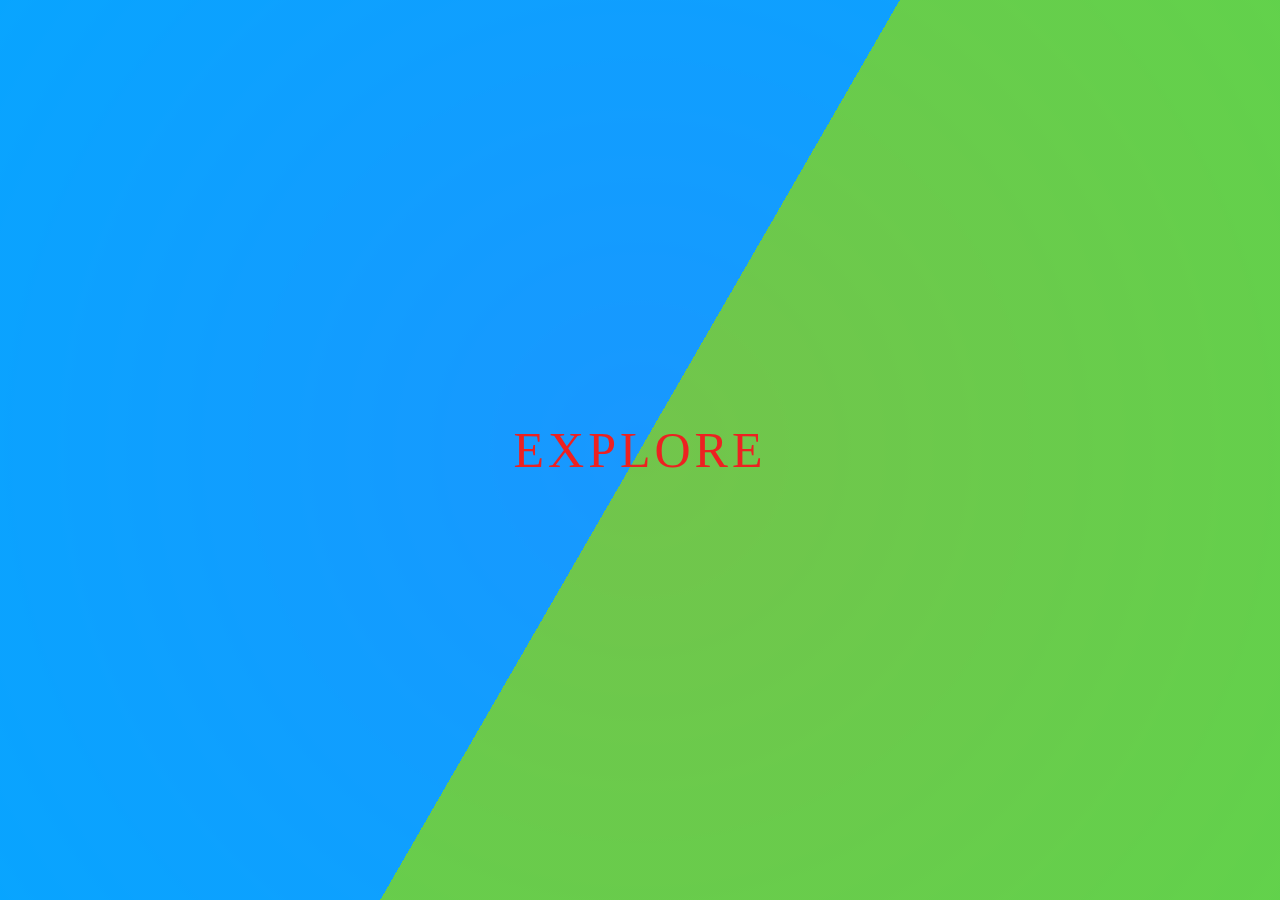
<file: Owner/index.html>
<!doctype html>
<html>
	<head>
		<title>Coba Coba</title>
		<link rel="stylesheet" type="text/css" href="style.css">
	</head>
	<body>
		<div class="bg"></div>
		<div class="bg bg2"></div>
		<div class="bg bg3"></div>
		<a href="Main/index.html">
			<span></span>
			<span></span>
			<span></span>
			<span></span>
			EXPLORE
		</a>
	</body>
</html>
</file>
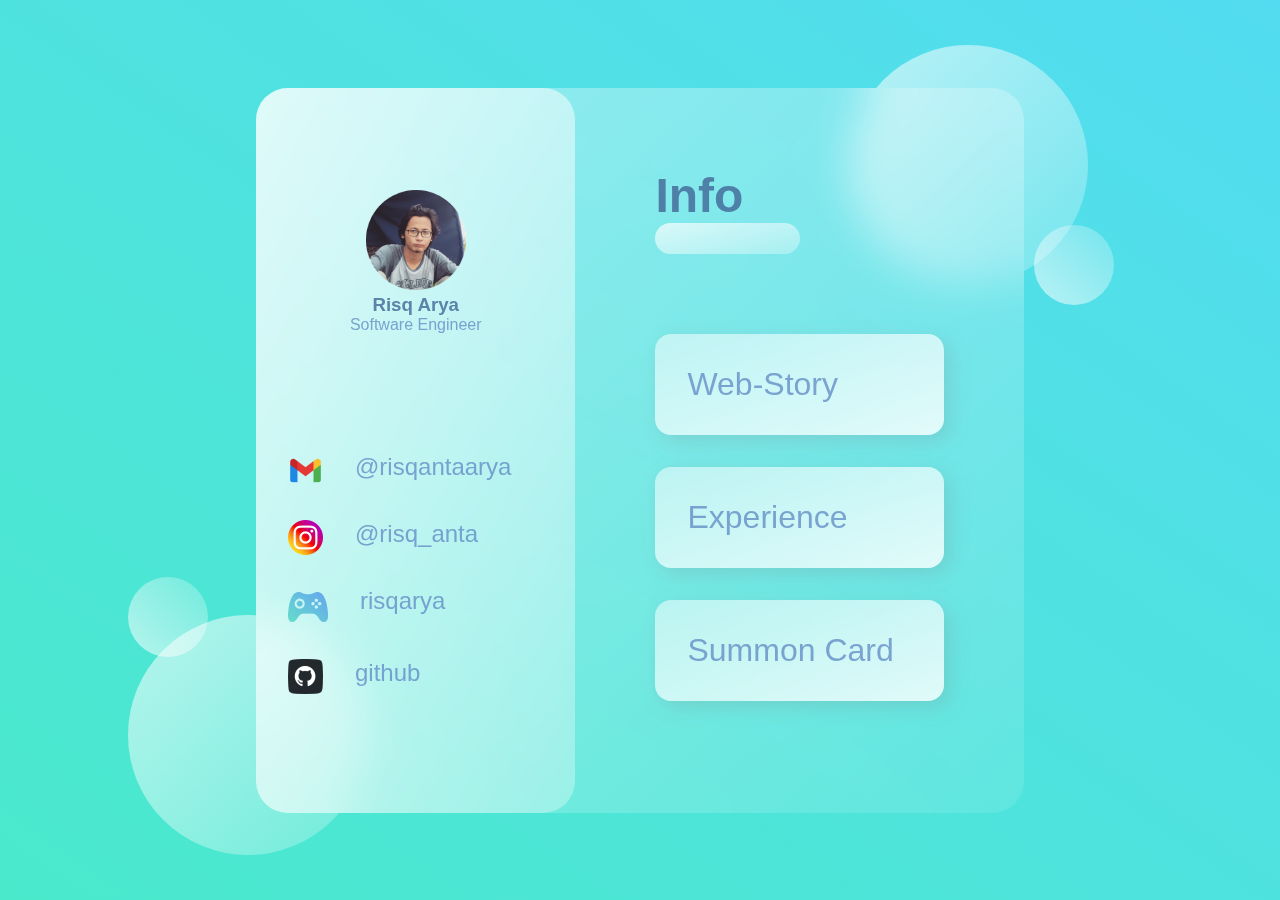
<file: Owner/Main/index.html>
<!doctype html>
<html>
	<head>
		<meta name="viewport" content="width=device-width, initial-scale=1.0" />
		<title>About Me</title>
		<link rel="stylesheet"  type="text/css" href="style.css">
	</head>
	<body>
		<main>
			<section class="glass">
				<div class="dashboard">
					<div class="user">
						<img src="images/avatar2.png" alt="" />
						<h3>Risq Arya</h3>
						<p>Software Engineer</p>
					</div>
					<div class="links">
						<div class="link">
							<img src="./images/gmail.png" alt="" />
							<h2>@risqantaarya</h2>
						</div>
						<div class="link">
							<img src="./images/instagram.png" alt="" />
							<h2>@risq_anta</h2>
						</div>
						<div class="link">
							<img src="./images/upcoming.png" alt="" />
							<h2>risqarya</h2>
						</div>
						<div class="link">
							<img src="./images/github.png" alt="" />
							<h2>github</h2>
						</div>
					</div>
				</div>
				<div class="info">
					<div class="status">
					  <h1>Info</h1>
					  <input type="text" />
					</div>
					<div class="cards">
					  <div class="card">
						<div class="card-info">
					      <a href="Story/index.html" class="link-button">Web-Story</a>
						</div>
					  </div>
					  <div class="card">
						<div class="card-info">
						  <a href="Exp/index.html" class="link-button">Experience</a>
						</div>
					  </div>
					  <div class="card">
						<div class="card-info">
							<a href="SummonCard/index.html" class="link-button">Summon Card</a>
						</div>
					  </div>
					</div>
				  </div>
			</section>
		</main>
		<div class="circle1"></div>
		<div class="circle2"></div>
		<div class="circle3"></div>
		<div class="circle4"></div>
	</body>
</html>
</file>
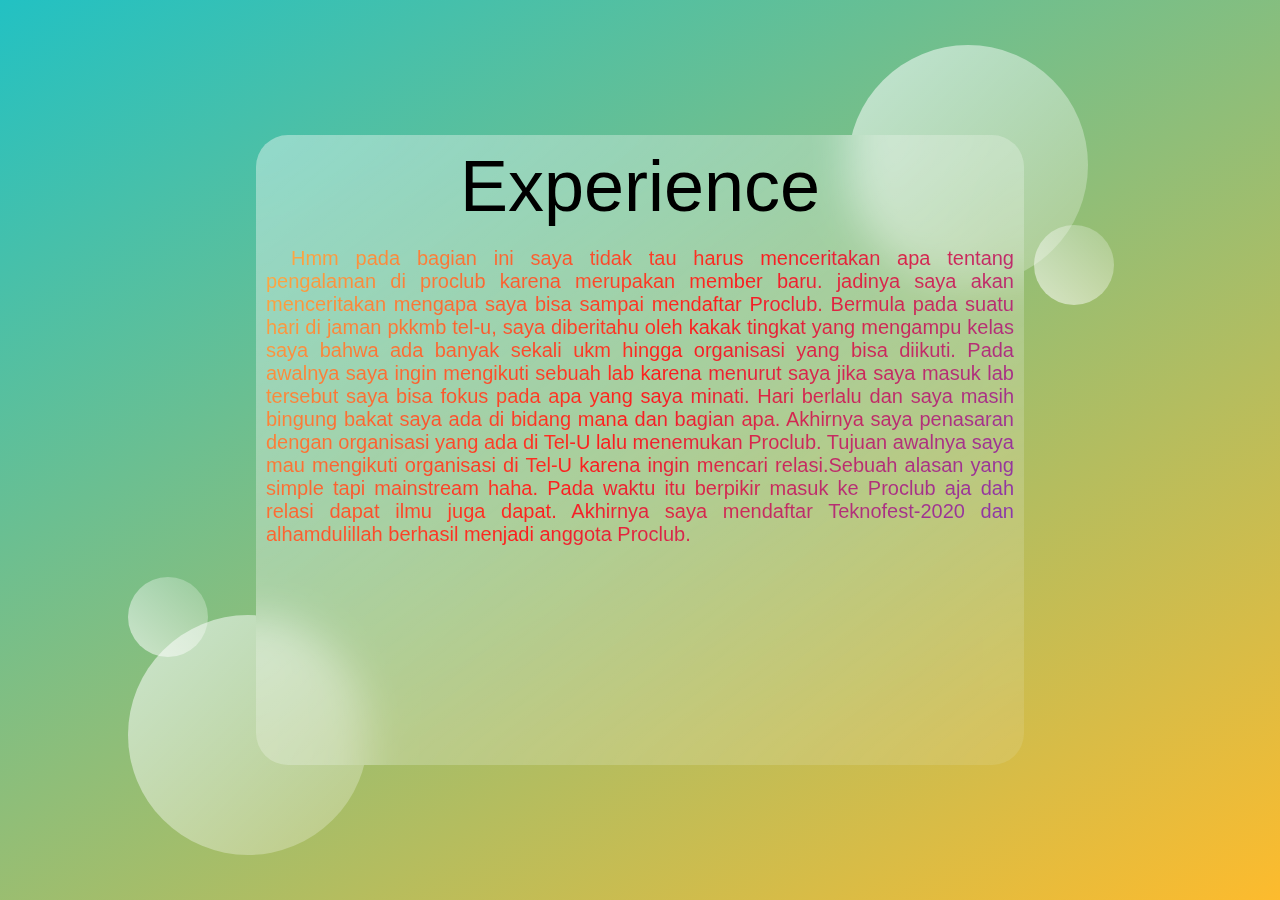
<file: Owner/Main/Exp/index.html>
<!doctype html>
<html>
	<head>
		<meta name="viewport" content="width=device-width, initial-scale=1.0" />
		<title>Story</title>
		<link rel="stylesheet"  type="text/css" href="style.css">
	</head>
	<body>
		<main>
			<section class="glass">
				<p class="judul">Experience</p>
				<p class="isi"> Hmm pada bagian ini saya tidak tau harus menceritakan apa tentang pengalaman di proclub karena merupakan member baru. jadinya saya
					akan menceritakan mengapa saya bisa sampai mendaftar Proclub. Bermula pada suatu hari di jaman pkkmb tel-u, saya diberitahu oleh kakak tingkat
					yang mengampu kelas saya bahwa ada banyak sekali ukm hingga organisasi yang bisa diikuti. Pada awalnya saya ingin mengikuti sebuah lab karena
					menurut saya jika saya masuk lab tersebut saya bisa fokus pada apa yang saya minati. Hari berlalu dan saya masih bingung bakat saya ada di bidang
					mana dan bagian apa. Akhirnya saya penasaran dengan organisasi yang ada di Tel-U lalu menemukan Proclub. Tujuan awalnya saya mau mengikuti organisasi
					di Tel-U karena ingin mencari relasi.Sebuah alasan yang simple tapi mainstream haha. Pada waktu itu berpikir masuk ke Proclub aja dah relasi dapat
					ilmu juga dapat. Akhirnya saya mendaftar Teknofest-2020 dan alhamdulillah berhasil menjadi anggota Proclub.
				</p>
			</section>
		</main>
		<div class="circle1"></div>
		<div class="circle2"></div>
		<div class="circle3"></div>
		<div class="circle4"></div>
	</body>
</html>
</file>
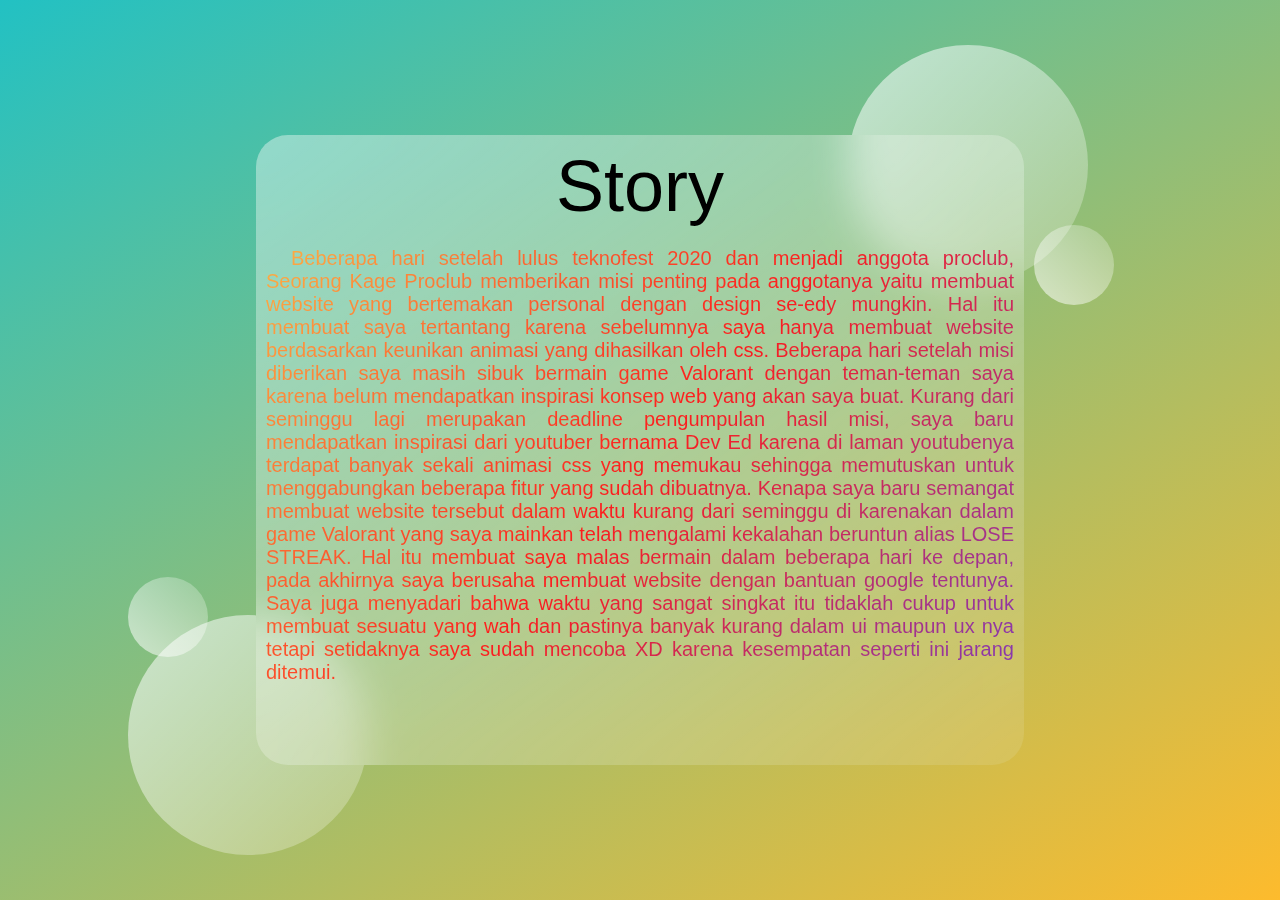
<file: Owner/Main/Story/index.html>
<!doctype html>
<html>
	<head>
		<meta name="viewport" content="width=device-width, initial-scale=1.0" />
		<title>Story</title>
		<link rel="stylesheet"  type="text/css" href="style.css">
	</head>
	<body>
		<main>
			<section class="glass">
				<p class="judul">Story</p>
				<p class="isi"> Beberapa hari setelah lulus teknofest 2020 dan menjadi anggota proclub, Seorang Kage Proclub memberikan misi penting pada anggotanya yaitu
					membuat website yang bertemakan personal dengan design se-edy mungkin. Hal itu membuat saya tertantang karena sebelumnya saya hanya membuat website 
					berdasarkan keunikan animasi yang dihasilkan oleh css. Beberapa hari setelah misi diberikan saya masih sibuk bermain game Valorant dengan teman-teman
					saya karena belum mendapatkan inspirasi konsep web yang akan saya buat. Kurang dari seminggu lagi merupakan deadline pengumpulan hasil misi, saya baru
					mendapatkan inspirasi dari youtuber bernama Dev Ed karena di laman youtubenya terdapat banyak sekali animasi css yang memukau sehingga memutuskan untuk 
					menggabungkan beberapa fitur yang sudah dibuatnya. Kenapa saya baru semangat membuat website tersebut dalam waktu kurang dari seminggu di karenakan dalam
					game Valorant yang saya mainkan telah mengalami kekalahan beruntun alias LOSE STREAK. Hal itu membuat saya malas bermain dalam beberapa hari ke depan,
					pada akhirnya saya berusaha membuat website dengan bantuan google tentunya. Saya juga menyadari bahwa waktu yang sangat singkat itu tidaklah cukup untuk
					membuat sesuatu yang wah dan pastinya banyak kurang dalam ui maupun ux nya tetapi setidaknya saya sudah mencoba XD karena kesempatan seperti ini
					jarang ditemui.
				</p>
			</section>
		</main>
		<div class="circle1"></div>
		<div class="circle2"></div>
		<div class="circle3"></div>
		<div class="circle4"></div>
	</body>
</html>
</file>
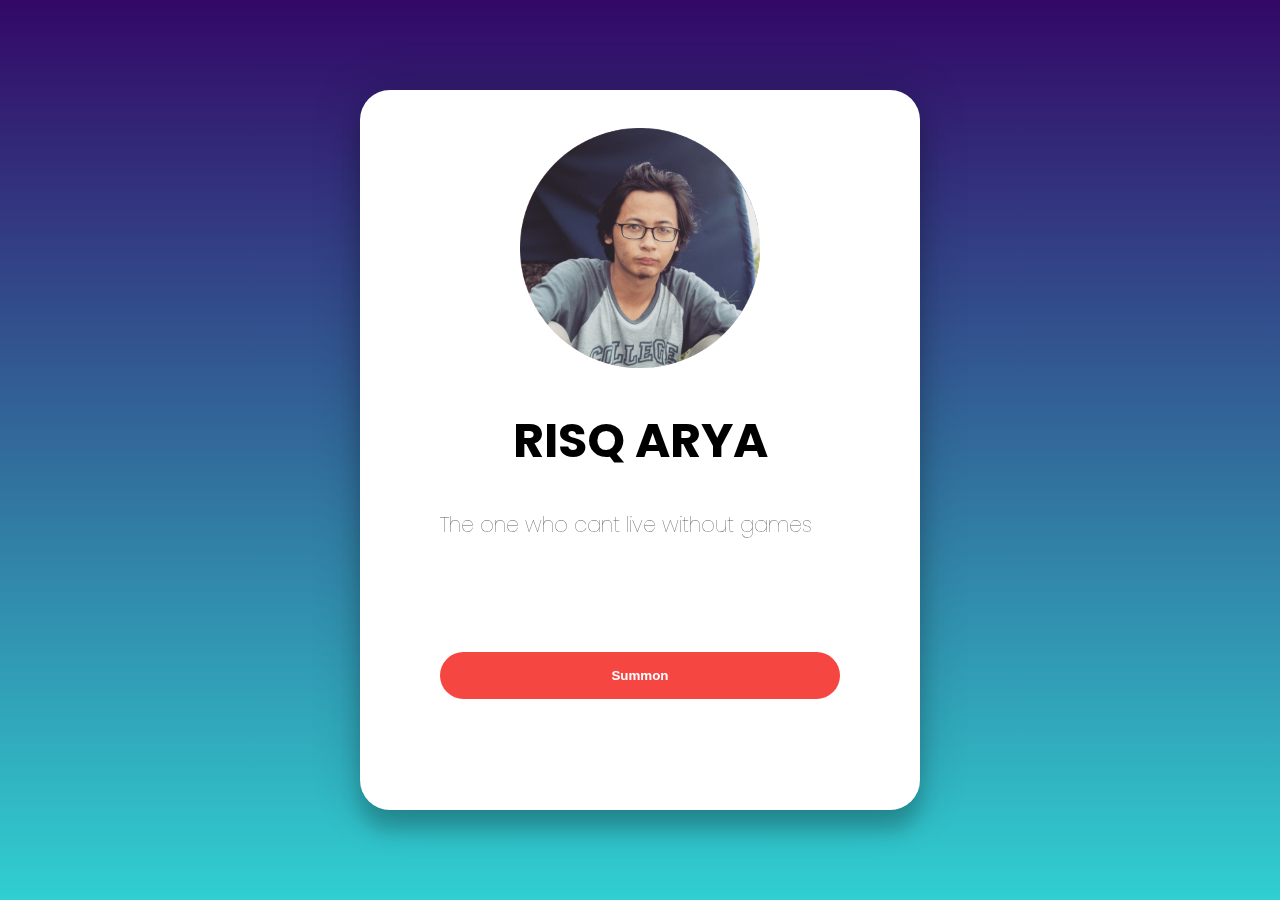
<file: Owner/Main/SummonCard/index.html>
<!DOCTYPE html>
<html lang="en">
<head>
    <meta charset="UTF-8">
    <meta name="viewport" content="width=device-width, initial-scale=1.0">
    <title>3d Card Effect</title>
    <link href="https://fonts.googleapis.com/css2?family=Poppins:wght@400;500&display=swap" rel="stylesheet">
    <link rel="stylesheet" href="./style.css">
</head>
<body>
    <div class="container">
        <div class="card">
            <div class="sneaker">
                <div class="circle"></div>
                <img src="avatar2.png" alt="adidas">
            </div>
            <div class="info">
                <h1 class="title">RISQ ARYA</h1>
                <h3>The one who cant live without games</h3>
                <div class="summon">
                    <button>Summon</button>
                </div>
            </div>
        </div>
    </div>
    <script src="./app.js"></script>
</body>
</html>
</file>
<file: Owner/style.css>
body
{
	margin: 0;
	padding: 0;
	display: flex;
	justify-content: center;
	align-items: center;
	min-height: 100vh;
	background: rgb(157,63,251);
	background: radial-gradient(circle, rgba(157,63,251,0.5553571770505077) 0%, rgba(70,251,252,1) 100%);
	font-family: consolas;
}
a
{
	position: relative;
	display: inline-block;
	padding: 15px 30px;
	color:#ed2121;
	text-transform: uppercase;
	letter-spacing: 4px;
	text-decoration: none;
	font-size: 50px;
	overflow: hidden;
	transition: 0.2s;
}
a:hover
{
	color: #e1d4ff;
	background: rgba(255, 0, 0, 0.6);
	box-shadow: 0 0 10px rgba(255, 0, 0, 0.6), 0 0 40px  rgba(255, 0, 0, 0.6), 0 0 80px  rgba(255, 0, 0, 0.6);
	transition-delay: 1s;
}
a span
{
	position: absolute;
	display: block;
}
a span:nth-child(1)
{
	top: 0;
	left: -100%;
	width: 100%;
	height: 2px;
	background: linear-gradient(90deg,transparent, #ed2121);
}
a:hover span:nth-child(1)
{
	left: 100%;
	transition: 1s;
}
a span:nth-child(3)
{
	bottom: 0;
	right: -100%;
	width: 100%;
	height: 2px;
	background: linear-gradient(270deg,transparent, #ed2121);
}
a:hover span:nth-child(3)
{
	right: 100%;
	transition: 1s;
	transition-delay: 0.5s;
}
a span:nth-child(2)
{
	top: -100%;
	right: 0;
	width: 2px;
	height: 100%;
	background: linear-gradient(180deg,transparent,#ed2121);
}
a:hover span:nth-child(2)
{
	top: 100%;
	transition: 1s;
	transition-delay: 0.25s;
}
a span:nth-child(4)
{
	bottom: -100%;
	left: 0;
	width: 2px;
	height: 100%;
	background: linear-gradient(360deg,transparent,#ed2121);
}
a:hover span:nth-child(4)
{
	bottom: 100%;
	transition: 1s;
	transition-delay: 0.75s;
}

  .bg {
	animation:slide 3s ease-in-out infinite alternate;
	background-image: linear-gradient(-60deg, #6c3 50%, #09f 50%);
	bottom:0;
	left:-50%;
	opacity:.5;
	position:fixed;
	right:-50%;
	top:0;
	z-index:-1;
  }
  
  .bg2 {
	animation-direction:alternate-reverse;
	animation-duration:4s;
  }
  
  .bg3 {
	animation-duration:5s;
  }
  
  @keyframes slide {
	0% {
	  transform:translateX(-25%);
	}
	100% {
	  transform:translateX(25%);
	}
  }
</file>
<file: Owner/Main/style.css>
* {
	margin: 0;
	padding: 0;
	box-sizing: border-box;
  }
h1 {
	color: #426696;
	font-weight: 600;
	font-size: 3rem;
	opacity: 0.8;
}
h2,
p {
	color: #658ec6;
	font-weight: 500;
	opacity: 0.8;
}
h3 {
	color: #426696;
	font-weight: 600;
	opacity: 0.8;
}
.link-button {
	text-decoration: none;
	color: #658ec6;
	font-weight: 500;
	opacity: 0.8;
	font-size: 2rem;
}
main {
  font-family: "Poppins", sans-serif;
  min-height: 100vh;
  background: linear-gradient(to right top, #4ae9cc, #53dcf1);
  display: flex;
  align-items: center;
  justify-content: center;
}
.glass {
	background: white;
	min-height: 70vh;
	width: 60%;
	background: linear-gradient(
	  to right bottom,
	  rgba(255, 255, 255, 0.4),
	  rgba(255, 255, 255, 0.1)
	);
	border-radius: 2rem;
	z-index: 2;
	backdrop-filter: blur(20px);
	display: flex;
}
.circle1,
.circle2 {
	background: linear-gradient(to right bottom, rgba(255,255,255,0.6), rgba(255,255,255,0.2));
  height: 15rem;
  width: 15rem;
  position: absolute;
  border-radius: 50%;
}
.circle3,
.circle4 {
	background: linear-gradient(to right top, rgba(255,255,255,0.6), rgba(255,255,255,0.2));
  height: 5rem;
  width: 5rem;
  position: absolute;
  border-radius: 50%;
}
.circle1 {
  top: 5%;
  right: 15%;
}
.circle2 {
  bottom: 5%;
  left: 10%;
}
.circle3 {
	top: 25%;
	right: 13%;
}
.circle4 {
	bottom: 27%;
	left: 10%;
}
.dashboard {
	background: white;
	position: relative;
	display: flex;
	flex-direction: column;
	align-items: center;
	justify-content: space-evenly;
	text-align: center;
	background: linear-gradient(
	  to right bottom,
	  rgba(255, 255, 255, 0.7),
	  rgba(255, 255, 255, 0.3)
	);
	border-radius: 2rem;
}
.link {
	position: relative;
	display: flex;
	padding: 1rem 2rem;
	text-align: center;
}
.link h2 {
	padding: 0rem 2rem;
}
.info {
	flex: 2;
}
.status {
	margin-bottom: 3rem;
}
  
.status input {
	background: linear-gradient(
	  to right bottom,
	  rgba(255, 255, 255, 0.7),
	  rgba(255, 255, 255, 0.3)
	);
	border: none;
	width: 50%;
	padding: 0.5rem;
	border-radius: 2rem;
}
  
.info {
	margin: 5rem;
	display: flex;
	flex-direction: column;
	justify-content: space-evenly;
}
  
.card {
	display: flex;
	background: linear-gradient(
	  to left top,
	  rgba(255, 255, 255, 0.8),
	  rgba(255, 255, 255, 0.5)
	);
	border-radius: 1rem;
	margin: 2rem 0rem;
	padding: 2rem;
	box-shadow: 6px 6px 20px rgba(122, 122, 122, 0.212);
	justify-content: space-between;
}
.card-info {
	display: flex;
	flex-direction: column;
	justify-content: space-between;
}
</file>
<file: Owner/Main/Exp/style.css>
* {
	margin: 0;
	padding: 0;
	box-sizing: border-box;
  }
.judul {
	text-align: center;
	color: rgba(0,0,0,0,5);
	font-size: 72px;
	margin-bottom: 20px;
	margin-top: 10px;

}
.isi {
	text-align: justify;
	font-size: 20px;
	text-indent: 25px;
	margin-left: 10px;
	margin-right: 10px;
	background: -webkit-linear-gradient(140deg, rgba(131,58,180,1) 0%, rgba(253,29,29,1) 50%, rgba(252,176,69,1) 100%);
  	-webkit-background-clip: text;
	-webkit-text-fill-color: transparent;
}
.link-button {
	text-decoration: none;
	color: #658ec6;
	font-weight: 500;
	opacity: 0.8;
	font-size: 2rem;
}
main {
  font-family: "Poppins", sans-serif;
  min-height: 100vh;
  background: linear-gradient(150deg, rgba(34,193,195,1) 0%, rgba(253,187,45,1) 100%);
  display: flex;
  align-items: center;
  justify-content: center;
}
.glass {
	background: white;
	min-height: 70vh;
	width: 60%;
	background: linear-gradient(
	  to right bottom,
	  rgba(255, 255, 255, 0.4),
	  rgba(255, 255, 255, 0.1)
	);
	border-radius: 2rem;
	z-index: 2;
	backdrop-filter: blur(20px);
	display: flex;
	flex-direction: column;
}
.circle1,
.circle2 {
	background: linear-gradient(to right bottom, rgba(255,255,255,0.6), rgba(255,255,255,0.2));
  height: 15rem;
  width: 15rem;
  position: absolute;
  border-radius: 50%;
}
.circle3,
.circle4 {
	background: linear-gradient(to right top, rgba(255,255,255,0.6), rgba(255,255,255,0.2));
  height: 5rem;
  width: 5rem;
  position: absolute;
  border-radius: 50%;
}
.circle1 {
  top: 5%;
  right: 15%;
}
.circle2 {
  bottom: 5%;
  left: 10%;
}
.circle3 {
	top: 25%;
	right: 13%;
}
.circle4 {
	bottom: 27%;
	left: 10%;
}
.link {
	position: relative;
	display: flex;
	padding: 1rem 2rem;
	text-align: center;
}
.link h2 {
	padding: 0rem 2rem;
}
</file>
<file: Owner/Main/Story/style.css>
* {
	margin: 0;
	padding: 0;
	box-sizing: border-box;
  }
.judul {
	text-align: center;
	color: rgba(0,0,0,0,5);
	font-size: 72px;
	margin-bottom: 20px;
	margin-top: 10px;

}
.isi {
	text-align: justify;
	font-size: 20px;
	text-indent: 25px;
	margin-left: 10px;
	margin-right: 10px;
	background: -webkit-linear-gradient(140deg, rgba(131,58,180,1) 0%, rgba(253,29,29,1) 50%, rgba(252,176,69,1) 100%);
  	-webkit-background-clip: text;
	-webkit-text-fill-color: transparent;
}
.link-button {
	text-decoration: none;
	color: #658ec6;
	font-weight: 500;
	opacity: 0.8;
	font-size: 2rem;
}
main {
  font-family: "Poppins", sans-serif;
  min-height: 100vh;
  background: linear-gradient(150deg, rgba(34,193,195,1) 0%, rgba(253,187,45,1) 100%);
  display: flex;
  align-items: center;
  justify-content: center;
}
.glass {
	background: white;
	min-height: 70vh;
	width: 60%;
	background: linear-gradient(
	  to right bottom,
	  rgba(255, 255, 255, 0.4),
	  rgba(255, 255, 255, 0.1)
	);
	border-radius: 2rem;
	z-index: 2;
	backdrop-filter: blur(20px);
	display: flex;
	flex-direction: column;
}
.circle1,
.circle2 {
	background: linear-gradient(to right bottom, rgba(255,255,255,0.6), rgba(255,255,255,0.2));
  height: 15rem;
  width: 15rem;
  position: absolute;
  border-radius: 50%;
}
.circle3,
.circle4 {
	background: linear-gradient(to right top, rgba(255,255,255,0.6), rgba(255,255,255,0.2));
  height: 5rem;
  width: 5rem;
  position: absolute;
  border-radius: 50%;
}
.circle1 {
  top: 5%;
  right: 15%;
}
.circle2 {
  bottom: 5%;
  left: 10%;
}
.circle3 {
	top: 25%;
	right: 13%;
}
.circle4 {
	bottom: 27%;
	left: 10%;
}
.link {
	position: relative;
	display: flex;
	padding: 1rem 2rem;
	text-align: center;
}
.link h2 {
	padding: 0rem 2rem;
}
</file>
<file: Owner/Main/SummonCard/style.css>
* {
  margin: 0;
  padding: 0;
  box-sizing: border-box;
}

body {
  font-family: "Poppins", sans-serif;
  min-height: 100vh;
  display: flex;
  align-items: center;
  justify-content: center;
  perspective: 1000px;
  background-image: linear-gradient(to top, #30cfd0 0%, #330867 100%);
}
.title {
  text-align: center;
}
.container {
  width: 50%;
  display: flex;
  justify-content: center;
  align-items: center;
}
.card {
  transform-style: preserve-3d;
  background-color: white;
  min-height: 80vh;
  width: 35rem;
  border-radius: 30px;
  padding: 0rem 5rem;
  box-shadow: 0 20px 20px rgba(0, 0, 0, 0.2), 0px 0px 50px rgba(0, 0, 0, 0.2);
}

.sneaker {
  min-height: 35vh;
  display: flex;
  align-items: center;
  justify-content: center;
}
.sneaker img {
  width: 15rem;
  z-index: 2;
  transition: all 0.75s ease-out;
}
.circle {
  width: 15rem;
  height: 15rem;
  background: linear-gradient(
    to right,
    rgba(245, 70, 66, 0.75),
    rgba(8, 83, 156, 0.75)
  );
  position: absolute;
  border-radius: 50%;
  z-index: 1;
}

.info h1 {
  font-size: 3rem;
  transition: all 0.75s ease-out;
}
.info h3 {
  font-size: 1.3rem;
  padding: 2rem 0rem;
  color: #585858;
  font-weight: lighter;
  transition: all 0.75s ease-out;
}
button.active {
  background: #585858;
  color: white;
}
.summon {
  margin-top: 5rem;
  transition: all 0.75s ease-out;
}
.summon button {
  width: 100%;
  padding: 1rem 0rem;
  background: #f54642;
  border: none;
  color: white;
  cursor: pointer;
  border-radius: 30px;
  font-weight: bolder;
}
</file>
